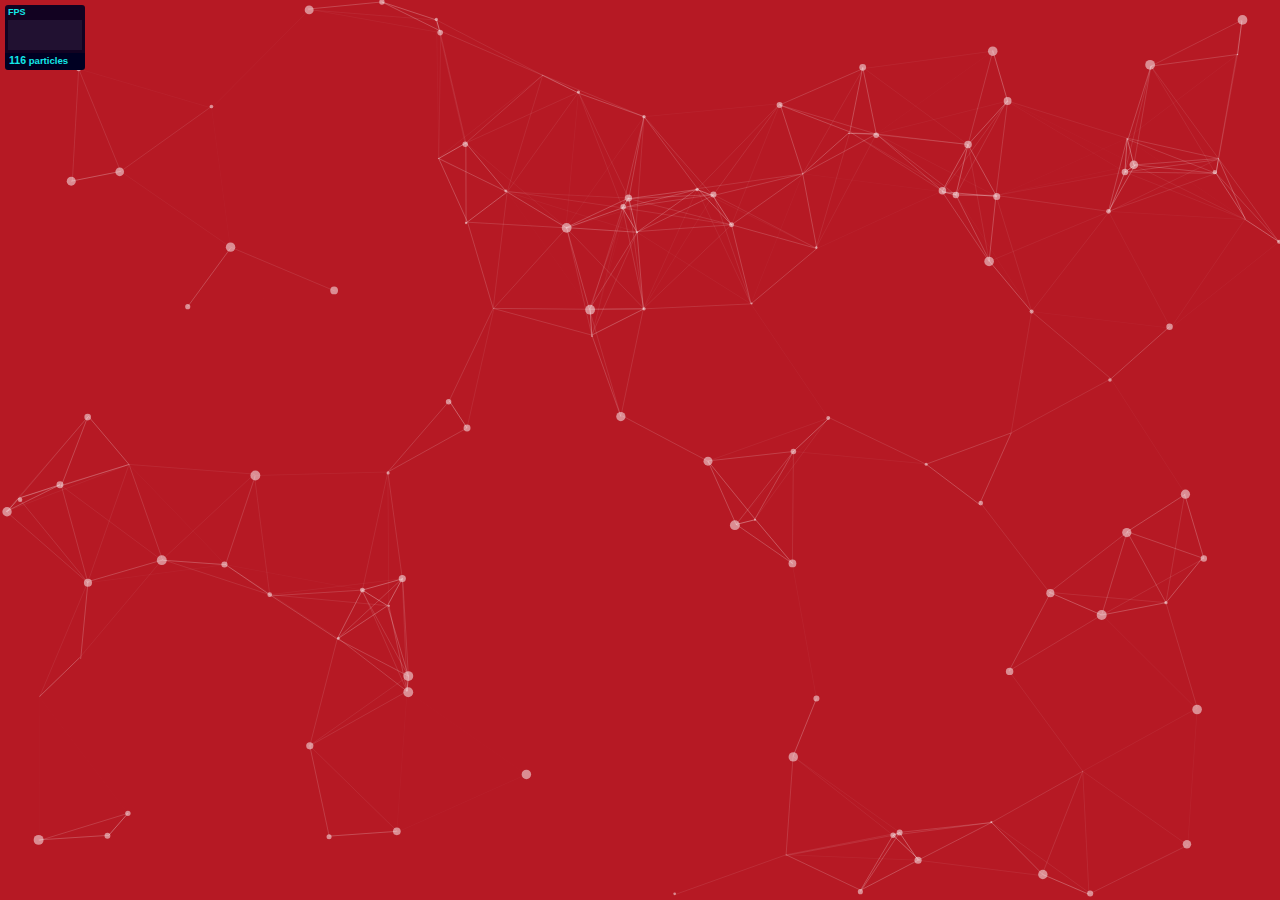
<file: js/particles.js-master/demo/index.html>
<!DOCTYPE html>
<html lang="en">
<head>
  <meta charset="utf-8">
  <title>particles.js</title>
  <meta name="description" content="particles.js is a lightweight JavaScript library for creating particles.">
  <meta name="author" content="Vincent Garreau" />
  <meta name="viewport" content="width=device-width, initial-scale=1.0, minimum-scale=1.0, maximum-scale=1.0, user-scalable=no">
  <link rel="stylesheet" media="screen" href="css/style.css">
</head>
<body>

<!-- count particles -->
<div class="count-particles">
  <span class="js-count-particles">--</span> particles
</div>

<!-- particles.js container -->
<div id="particles-js"></div>

<!-- scripts -->
<script src="../particles.js"></script>
<script src="js/app.js"></script>

<!-- stats.js -->
<script src="js/lib/stats.js"></script>
<script>
  var count_particles, stats, update;
  stats = new Stats;
  stats.setMode(0);
  stats.domElement.style.position = 'absolute';
  stats.domElement.style.left = '0px';
  stats.domElement.style.top = '0px';
  document.body.appendChild(stats.domElement);
  count_particles = document.querySelector('.js-count-particles');
  update = function() {
    stats.begin();
    stats.end();
    if (window.pJSDom[0].pJS.particles && window.pJSDom[0].pJS.particles.array) {
      count_particles.innerText = window.pJSDom[0].pJS.particles.array.length;
    }
    requestAnimationFrame(update);
  };
  requestAnimationFrame(update);
</script>

</body>
</html>
</file>
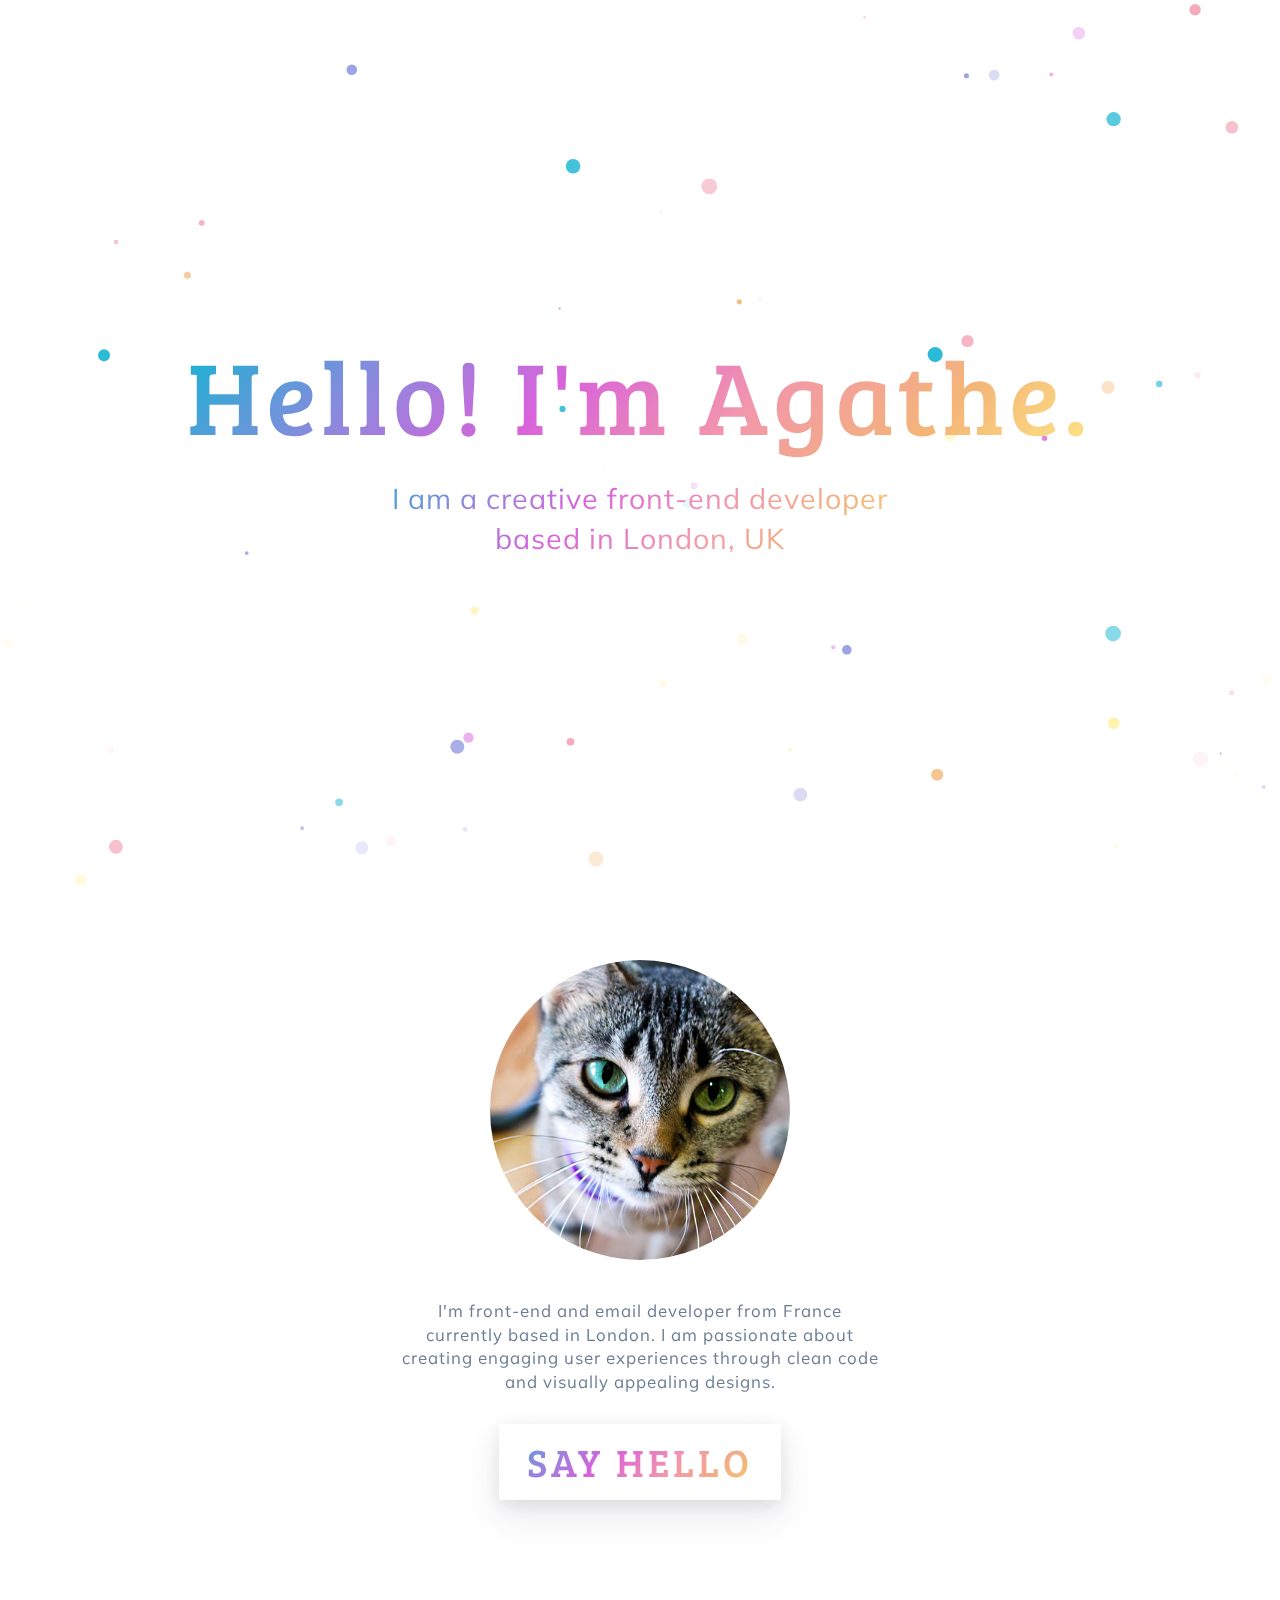
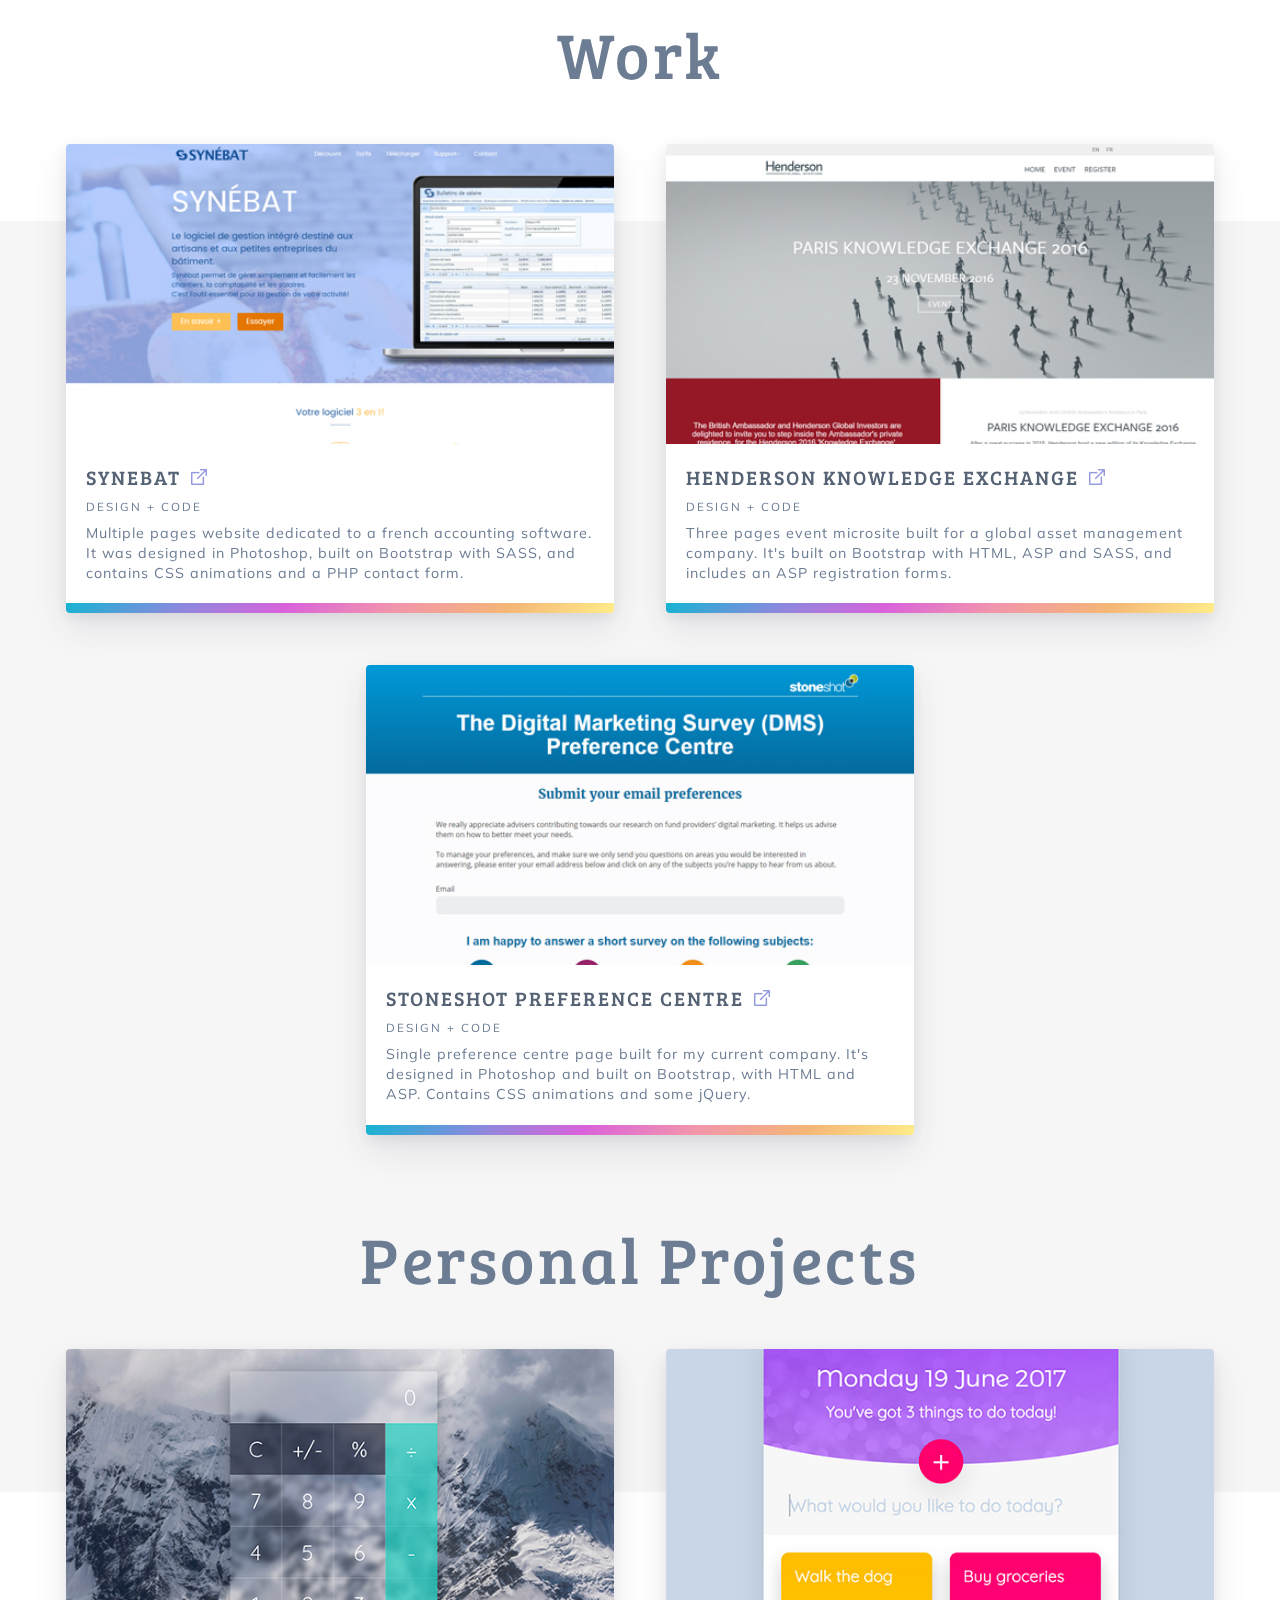
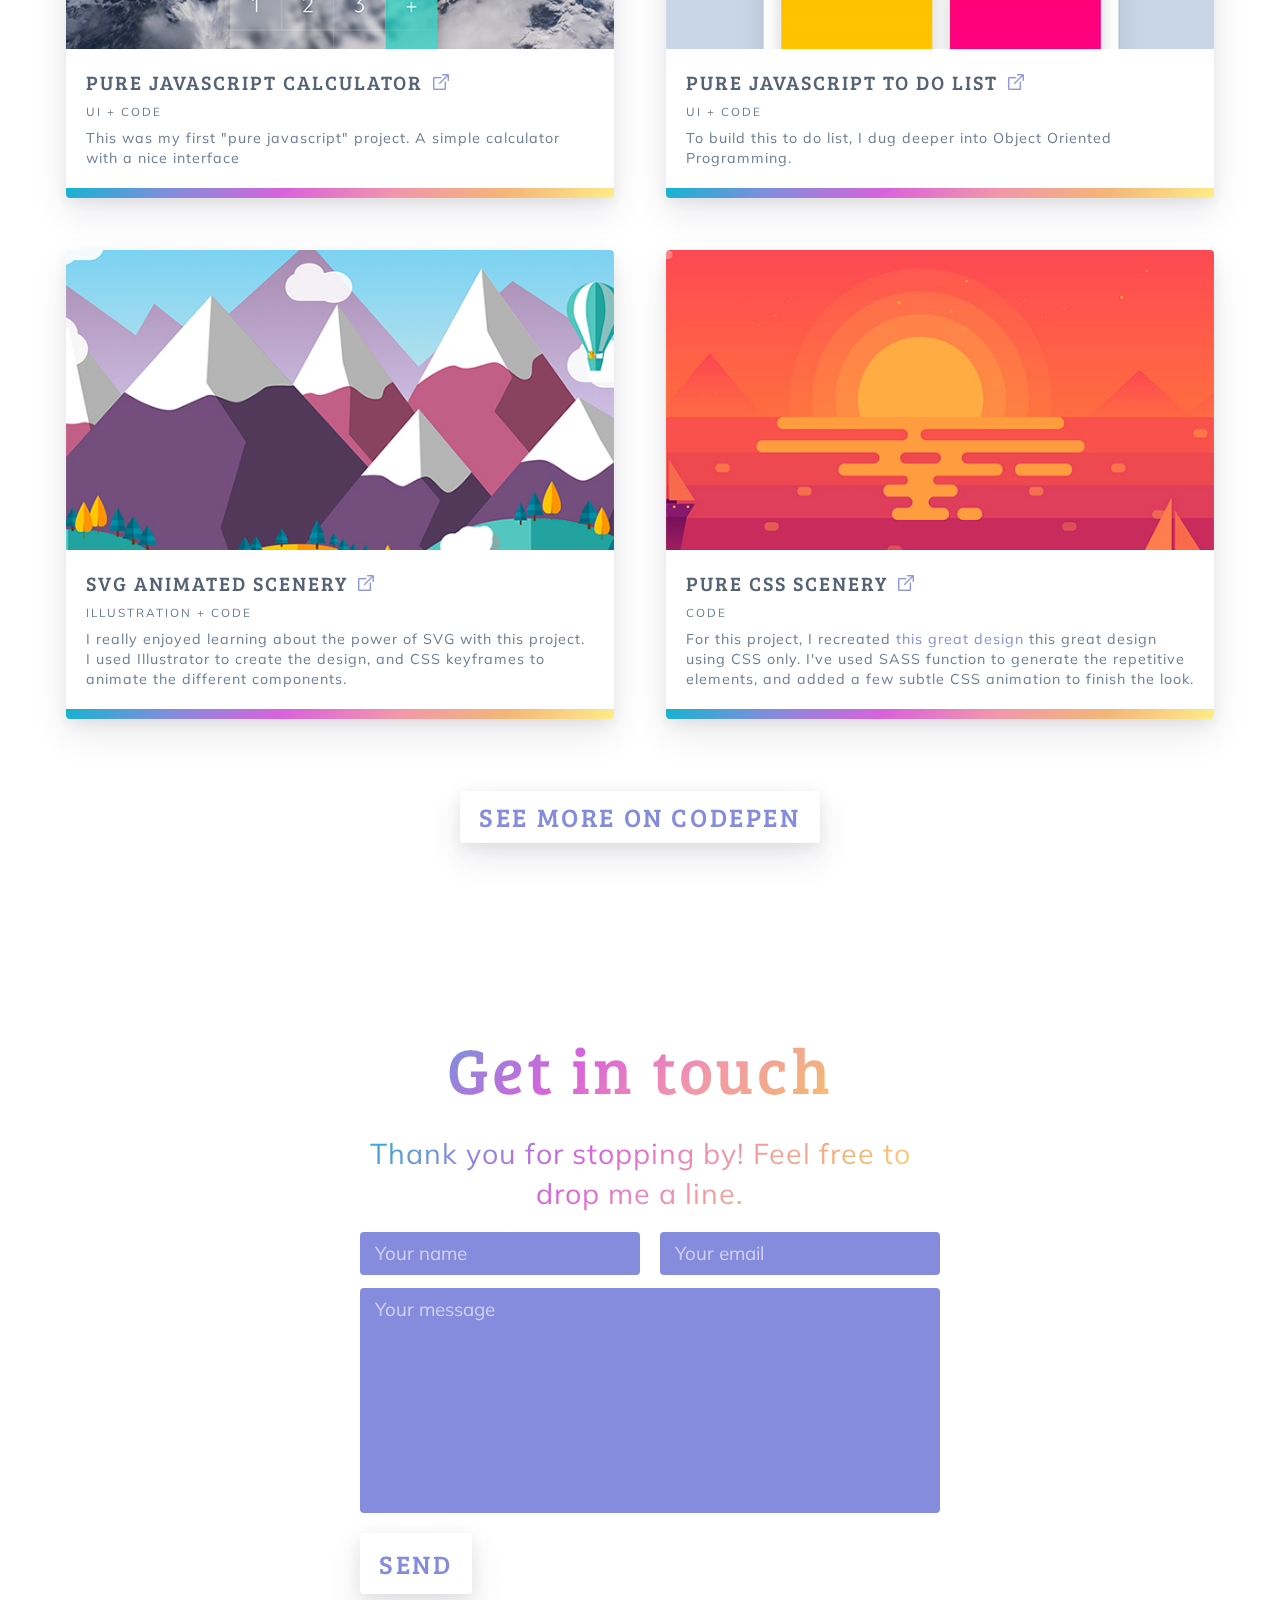
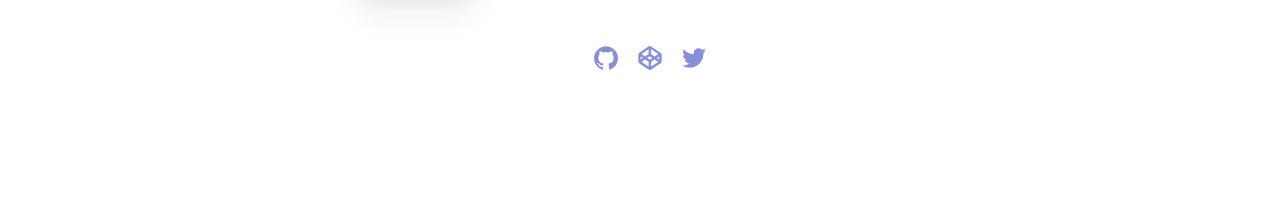
<file: home.html>
<!DOCTYPE html>
<html lang="en">
<head>
  <meta charset="utf-8">
  <title>Agathe Cocco - Front End Developer</title>
  <meta name="author" content="Agathe Cocco">
  <meta name="description" content="Agathe Cocco - Front-end Developer - London, UK">
  <link rel="icon" href="img/favicon2.ico" type="image/x-icon">
  <meta name="viewport" content="width=device-width, initial-scale=1">
  <link rel="stylesheet" href="css/normalize.css">
  <link rel="stylesheet" href="css/styles.css">
</head>
<body>
  <main>
  <div class="flex-ie">
    <header class="hero" id="intro">
    <canvas></canvas>
      <div class="container">
        <h1>Hello! I'm Agathe.</h1>
        <p>I am a creative front-end developer <br>based in London, UK</p>
      </div>
    </header></div>
    <section class="section--about" id="about">
      <div class="container container--about">
        <div class="about--image"></div>
        <div class="about--intro">
          <!-- <h2>About me</h2> -->
          <p>I'm front-end and email developer from France currently based in London. I am passionate about creating engaging user experiences through clean code and visually appealing designs. <!-- I'm always experimenting with code and design to try to push my skills to a new level. --></p>
          <a class="btn btn-gradient" href="mailto:hello@agathecocco.com">Say hello</a></div>
        </div>
      </section>
      <section class="section--work" id="work">
        <div class="container">
          <h2>Work</h2>
          <div class="container--work">
            <div class="work--item">
            <div class="work--item_image"><img src="img/synebat.jpg" alt=""/></div>
              <div class="text">
                <a target="_blank" href="http://www.synebat.com/"><h3>Synebat</h3></a>
                <h4>Design + Code</h4>
                <p>Multiple pages website dedicated to a french accounting software. It was designed in Photoshop, built on Bootstrap with SASS, and contains CSS animations and a PHP contact form.</p>
              </div>
            </div>
            <div class="work--item">
              <div class="work--item_image"><img src="img/henderson.jpg" alt=""/></div>
              <div class="text">
                  <a target="_blank" href="http://www.parisknowledgeexchange.com/en/"><h3>Henderson Knowledge Exchange</h3></a>
                <h4>Design + Code</h4>
                <p>Three pages event microsite built for a global asset management company. It's built on Bootstrap with HTML, ASP and SASS, and includes an ASP registration forms.</p>
              </div>
            </div>
            <div class="work--item">
             <div class="work--item_image"><img src="img/stoneshot.jpg" alt=""/></div>
             <div class="text">
                 <a href="http://www.stoneshot.com/e/stoneshot/DMSPrefCentre/pref-centre.asp"><h3>StoneShot preference centre</h3></a>
              <h4>Design + Code</h4>
              <p>Single preference centre page built for my current company. It's designed in Photoshop and built on Bootstrap, with HTML and ASP. Contains CSS animations and some jQuery.</p>
            </div>
          </div>
   <!--        <div class="work--item">
            <div class="work--item_image"><img src="img/oils.jpg" alt=""/></div>
            <div class="text">
              <h3>Essential oils company demo page</h3>
              <h4>Design + Code</h4>
              <p>Single demo page for a virtual essential oils company. It's a personal project and was also my first Github repository. It's built on Bootstrap with SASS and jQuery.</p>
            </div>
          </div> -->
        </div>
        <h2>Personal Projects</h2>
          <div class="container--work">
            <div class="work--item">
              <div class="work--item_image"><img src="img/js-calc.jpg" alt=""/></div>
              <div class="text">
                <a href="/js-calculator/"><h3>Pure Javascript Calculator</h3></a>
                <h4>UI + Code</h4>
                <p>This was my first "pure javascript" project. A simple calculator with a nice interface</p>
              </div>
            </div>
            <div class="work--item">
              <div class="work--item_image"><img src="img/js-todo.jpg" alt=""/></div>
              <div class="text">
                <a href="/js-todo/"><h3>Pure JavaScript to do list</h3> </a>
                <h4>UI + Code</h4>
                <p>To build this to do list, I dug deeper into Object Oriented Programming.</p>
              </div>
            </div>
            <div class="work--item">
              <div class="work--item_image"><img src="img/svg-scenery.jpg" alt=""/></div>
              <div class="text">
                   <a target="_blank" href="/animated-svg-scenery/"><h3>SVG animated scenery</h3> </a>
                <h4>Illustration + Code</h4>
                <p> I really enjoyed learning about the power of SVG with this project. I used Illustrator to create the design, and CSS keyframes to animate the different components.</p>
              </div>
            </div>
            <div class="work--item">
              <div class="work--item_image"><img src="img/css-scenery.jpg" alt=""/></div>
              <div class="text">
                <a href="/css-scenery"><h3>Pure CSS scenery</h3></a>
                <h4>Code</h4>
                <p>For this project, I recreated <a href="https://dribbble.com/shots/2313479-shenzhenwan-sea" target="_blank">this great design</a> this great design using CSS only. I've used SASS function to generate the repetitive elements, and added a few subtle CSS animation to finish the look.</p>
              </div>
            </div>
      </div>
      <a class="btn" href="https://codepen.io/agathaco/">See more on CodePen</a>
    </section>
    <div class="flex-ie">
    <section  class="section--contact" id="contact">
      <div class="container">
        <h2>Get in touch</h2>
        <p>Thank you for stopping by! Feel free to drop me a line.</p>
        <!--<a class="btn" href="mailto:hello@agathecocco.com">hello@agathecocco.com</a>-->
        <form id="contactform" method="POST" data-parsley-validate action="https://formspree.io/hello@agathecocco.com">
          <div class="row uniform">
            <div class="input_small">
              <input type="text" name="name" value="" required="" placeholder="Your name" data-parsley-error-message="Please enter your name." />
            </div>
            <div class="input_small">
              <input type="email" name="_replyto" parsley-type="email" required=""value="" placeholder="Your email" data-parsley-error-message="Please enter your email." />
            </div>
            <div class="input_large">
              <textarea name="message" required placeholder="Your message" rows="6" data-parsley-error-message="Please type your message."></textarea>
            </div>
            <div class="send">
            <div class="submit--button">
              <input type="submit" id="send" value="Send" class="special" />
              <input type="text" name="_gotcha" style="display:none" />
            </div>
          
        </form>
        <div class="social">
          <a class="icon github" href="https://github.com/agathaco">View my Github account</a>
          <a class="icon codepen" href="https://codepen.io/agathaco/">View my CodePen account</a>
          <!-- <a class="icon instagram" href="https://github.com/agathaco">View my Instagram account</a> -->
          <a class="icon twitter" href="https://twitter.com/agathacco">View my Twitter account</a>
        </div>
      </div>

    </section>
    </div>
  </main>
  <div id="myModal" class="modal">
    <div class="modal-box">
      <div class="modal-content">
        <span class="close">x</span>
        <p>Thanks for your message.<br>I'll be in touch shortly.</p>
      </div>
    </div>
  </div>

<!--   <button class="hamburger toggle-overlay hamburger--spin" type="button">
    <div class="hamburger-box">
      <div class="hamburger-box-inner"><span class="hamburger-inner"></span> </div>
    </div>
  </button> -->
<!--   <aside>
    <nav>
      <ul>
        <li><a href="#intro">Home</a></li>
        <li><a href="#about">About</a></li>
        <li><a href="#skills">Skills</a></li>
        <li><a href="#work">Work</a></li>
        <li><a href="#contact">Contact</a></li>
      </ul>
    </nav>
  </aside> -->
  <script src="https://cdnjs.cloudflare.com/ajax/libs/jquery/3.2.1/jquery.js"></script> 
  <script type="text/javascript" src="js/smooth-scrolling.js"></script>
  <script type="text/javascript" src="js/jquery.smooth-scroll.js"></script> 
  <script type="text/javascript" src="js/flexibility.js"></script> 
  <script type="text/javascript" src="js/parsley.js"></script> 
  <script type="text/javascript" src="js/main.js"></script> 
 <script>
  (function(i,s,o,g,r,a,m){i['GoogleAnalyticsObject']=r;i[r]=i[r]||function(){
    (i[r].q=i[r].q||[]).push(arguments)},i[r].l=1*new Date();a=s.createElement(o),
    m=s.getElementsByTagName(o)[0];a.async=1;a.src=g;m.parentNode.insertBefore(a,m)
  })(window,document,'script','https://www.google-analytics.com/analytics.js','ga');

  ga('create', 'UA-82491357-1', 'auto');
  ga('send', 'pageview');
</script>
</body>
</html>
</file>
<file: css/styles.css>
/*
===========================
Fonts
===========================
*/
@import url(https://fonts.googleapis.com/css?family=Muli:400,300);
@import url(https://fonts.googleapis.com/css?family=Bree+Serif);
/*
===========================
Colours & Fonts
===========================
*/
/*
===========================
Mixins 
===========================


// @import "bourbon/bourbon";

===========================
Styles
===========================
*/
* {
  -webkit-box-sizing: border-box;
  box-sizing: border-box;
  font-weight: 400;
  margin: 0;
  padding: 0; }

html, body, div, span, p, a, del, em, img, ol, ul, li, fieldset, form, label {
  margin: 0;
  padding: 0;
  border: 0;
  font-size: 100%;
  font: inherit;
  vertical-align: baseline; }

article, aside, details, figcaption, figure,
footer, header, hgroup, menu, nav, section {
  display: block; }

html, body {
  width: 100%;
  min-height: 100%;
  padding: 0;
  margin: 0;
  overflow-x: hidden; }

body {
  color: #858CDD;
  height: 100%;
  width: 100%;
  overflow-y: hidden;
  line-height: 1;
  font-size: 13px;
  letter-spacing: 1px;
  font-family: "Muli", Helvetica, Arial, sans-serif;
  font-weight: 300; }

p {
  font-size: 1.3em;
  line-height: 1.4; }

h1, h2, h3 {
  font-family: "Bree Serif", sans-serif;
  letter-spacing: 0.05em; }

h1 {
  font-size: 8em; }

h2 {
  font-size: 5em;
  margin-bottom: 2rem;
  margin-top: 0; }

img {
  max-width: 100%; }

a, a:-webkit-any-link {
  text-decoration: none; }

::-moz-selection {
  background: #858CDD;
  color: #FFED89; }

::selection {
  background: #858CDD;
  color: #FFED89; }

a.btn, input[type="submit"] {
  display: inline-block;
  opacity: 1;
  padding: .5em 0.75em;
  position: relative;
  z-index: 1;
  margin-top: 0.75em;
  text-align: center;
  font-size: 3em;
  text-transform: uppercase;
  letter-spacing: 0.1em;
  text-decoration: none;
  -webkit-transition: all 0.25s ease;
  -o-transition: all 0.25s ease;
  transition: all 0.25s ease;
  font-family: "Bree Serif", sans-serif;
  color: #ffffff;
  border-radius: 4px;
  color: #858CDD;
  background-color: #fff;
  -webkit-box-shadow: 0 15px 35px rgba(50, 50, 93, 0.1), 0 5px 15px rgba(0, 0, 0, 0.07);
          box-shadow: 0 15px 35px rgba(50, 50, 93, 0.1), 0 5px 15px rgba(0, 0, 0, 0.07); }
  a.btn:hover, input[type="submit"]:hover {
    -webkit-transform: translateY(0.125em);
        -ms-transform: translateY(0.125em);
            transform: translateY(0.125em); }
  a.btn.btn-gradient, input[type="submit"].btn-gradient {
    background-image: -webkit-linear-gradient(135deg, #FFED89 0%, #F4B677 20%, #F296AB 40%, #D962DB 60%, #858CDD 80%, #14B4D1 100%);
    background-image: -o-linear-gradient(135deg, #FFED89 0%, #F4B677 20%, #F296AB 40%, #D962DB 60%, #858CDD 80%, #14B4D1 100%);
    background-image: linear-gradient(-45deg, #FFED89 0%, #F4B677 20%, #F296AB 40%, #D962DB 60%, #858CDD 80%, #14B4D1 100%);
    -webkit-background-clip: text;
    background-clip: text;
    -webkit-text-fill-color: transparent; }

canvas {
  position: fixed;
  top: 0;
  left: 0;
  z-index: 99;
  z-index: 1; }

section {
  width: 100%;
  position: relative;
  z-index: 2; }

.flex-ie {
  display: -webkit-box;
  display: -ms-flexbox;
  display: flex;
  -webkit-box-orient: horizontal;
  -webkit-box-direction: normal;
      -ms-flex-direction: row;
          flex-direction: row; }

.container {
  margin: 0 auto;
  position: relative;
  padding: 60px 40px; }

.hero, .section--contact {
  color: white;
  display: -webkit-box;
  display: -ms-flexbox;
  display: flex;
  -webkit-box-pack: center;
      -ms-flex-pack: center;
          justify-content: center;
  -webkit-box-align: center;
      -ms-flex-align: center;
          align-items: center;
  text-align: center;
  min-height: 100vh;
  width: 100%;
  overflow: hidden;
  position: relative; }
  .hero .container, .section--contact .container {
    margin: 0; }
  .hero p, .section--contact p {
    font-size: 2.2em;
    max-width: 600px;
    margin: 0 auto;
    z-index: 99;
    position: relative;
    background-image: -webkit-linear-gradient(135deg, #FFED89 0%, #F4B677 20%, #F296AB 40%, #D962DB 60%, #858CDD 80%, #14B4D1 100%);
    background-image: -o-linear-gradient(135deg, #FFED89 0%, #F4B677 20%, #F296AB 40%, #D962DB 60%, #858CDD 80%, #14B4D1 100%);
    background-image: linear-gradient(-45deg, #FFED89 0%, #F4B677 20%, #F296AB 40%, #D962DB 60%, #858CDD 80%, #14B4D1 100%);
    -webkit-background-clip: text;
    -webkit-text-fill-color: transparent; }
  .hero h1, .section--contact h1 {
    line-height: 1;
    padding-bottom: 0.3em;
    margin: 0;
    z-index: 99;
    position: relative;
    background-image: -webkit-linear-gradient(135deg, #FFED89 0%, #F4B677 20%, #F296AB 40%, #D962DB 60%, #858CDD 80%, #14B4D1 100%);
    background-image: -o-linear-gradient(135deg, #FFED89 0%, #F4B677 20%, #F296AB 40%, #D962DB 60%, #858CDD 80%, #14B4D1 100%);
    background-image: linear-gradient(-45deg, #FFED89 0%, #F4B677 20%, #F296AB 40%, #D962DB 60%, #858CDD 80%, #14B4D1 100%);
    -webkit-background-clip: text;
    -webkit-text-fill-color: transparent; }

.section--about {
  /* Permalink - use to edit and share this gradient: http://colorzilla.com/gradient-editor/#ffffff+0,ffffff+100&0+0,1+100 */
  /* FF3.6-15 */
  background: -webkit-linear-gradient(top, rgba(255, 255, 255, 0) 0%, white 100%);
  /* Chrome10-25,Safari5.1-6 */
  background: -webkit-gradient(linear, left top, left bottom, from(rgba(255, 255, 255, 0)), to(white));
  background: -o-linear-gradient(top, rgba(255, 255, 255, 0) 0%, white 100%);
  background: linear-gradient(to bottom, rgba(255, 255, 255, 0) 0%, white 100%);
  /* W3C, IE10+, FF16+, Chrome26+, Opera12+, Safari7+ */
  filter: progid:DXImageTransform.Microsoft.gradient( startColorstr='#00ffffff', endColorstr='#ffffff',GradientType=0 );
  /* IE6-9 */
  color: #6b7c93; }
  .section--about .container--about {
    max-width: 560px;
    margin: 0 auto; }
  .section--about .about--image {
    -webkit-box-flex: 1;
        -ms-flex: 1;
            flex: 1;
    background: url("../img/profile.jpg") center center no-repeat;
    background-size: cover;
    height: 300px;
    width: 300px;
    border-radius: 100%;
    margin: 0 auto;
    margin-bottom: 3em; }
  .section--about .about--intro {
    text-align: center; }
    .section--about .about--intro h2 {
      margin-top: 0.5em; }

.section--work {
  background-color: #fff;
  color: #6b7c93;
  text-align: center; }
  .section--work:before {
    content: '';
    background-color: #f6f6f6;
    width: 100vw;
    height: 50%;
    position: absolute;
    top: 20em;
    left: 0;
    z-index: -1; }
  .section--work .container--work {
    display: -webkit-box;
    display: -ms-flexbox;
    display: flex;
    -ms-flex-wrap: wrap;
        flex-wrap: wrap;
    -webkit-box-pack: center;
        -ms-flex-pack: center;
            justify-content: center;
    padding-bottom: 5em; }
    .section--work .container--work:nth-of-type(2) {
      padding-bottom: 2em; }
  .section--work .work--item {
    width: calc(50% - 4em);
    margin: 2em;
    z-index: 99;
    position: relative;
    overflow: hidden;
    background-color: #fff;
    border-radius: 4px;
    -webkit-box-shadow: 0 15px 35px rgba(50, 50, 93, 0.1), 0 5px 15px rgba(0, 0, 0, 0.07);
            box-shadow: 0 15px 35px rgba(50, 50, 93, 0.1), 0 5px 15px rgba(0, 0, 0, 0.07);
    -webkit-transition: all 0.25s ease;
    -o-transition: all 0.25s ease;
    transition: all 0.25s ease;
    text-decoration: none;
    -webkit-backface-visibility: hidden;
            backface-visibility: hidden; }
    .section--work .work--item:after {
      content: '';
      position: absolute;
      bottom: 0;
      width: 100%;
      height: 10px;
      display: block;
      background-image: -webkit-linear-gradient(135deg, #FFED89 0%, #F4B677 20%, #F296AB 40%, #D962DB 60%, #858CDD 80%, #14B4D1 100%);
      background-image: -o-linear-gradient(135deg, #FFED89 0%, #F4B677 20%, #F296AB 40%, #D962DB 60%, #858CDD 80%, #14B4D1 100%);
      background-image: linear-gradient(-45deg, #FFED89 0%, #F4B677 20%, #F296AB 40%, #D962DB 60%, #858CDD 80%, #14B4D1 100%); }
    .section--work .work--item:hover {
      -webkit-transform: translateY(0.2em);
          -ms-transform: translateY(0.2em);
              transform: translateY(0.2em); }
    .section--work .work--item:focus {
      outline: 0;
      border: none; }
    .section--work .work--item .work--item_image {
      height: 300px; }
      .section--work .work--item .work--item_image img {
        -o-object-fit: cover;
        object-fit: cover;
        -o-object-position: 50% 0;
           object-position: 50% 0;
        width: 100%;
        height: 100%; }
    .section--work .work--item .text {
      padding: 20px 20px 30px 20px;
      text-align: left;
      color: #6b7c93;
      -webkit-backface-visibility: hidden;
              backface-visibility: hidden; }
    .section--work .work--item h3 {
      font-size: 1.5em;
      color: #566375;
      font-family: "Bree Serif", sans-serif;
      margin-bottom: 0.5em;
      text-transform: uppercase;
      line-height: 1.4;
      letter-spacing: 2px;
      text-decoration: none; }
      .section--work .work--item h3:after {
        content: url(../img/link.png);
        display: inline-block;
        margin-left: 0.5em; }
    .section--work .work--item h4 {
      font-size: 0.9em;
      padding-bottom: 0.9em;
      letter-spacing: 2px;
      text-transform: uppercase; }
    .section--work .work--item p {
      font-size: 1.1em; }
    .section--work .work--item a, .section--work .work--item a:hover, .section--work .work--item a:focus, .section--work .work--item a:active {
      color: #858CDD; }
  .section--work a.btn {
    font-size: 2em;
    -webkit-box-shadow: none;
            box-shadow: none;
    -webkit-box-shadow: 0 15px 35px rgba(50, 50, 93, 0.1), 0 5px 15px rgba(0, 0, 0, 0.07);
            box-shadow: 0 15px 35px rgba(50, 50, 93, 0.1), 0 5px 15px rgba(0, 0, 0, 0.07); }

@media screen and (max-width: 800px) {
  .section--work .container--work {
    display: block; }

  .section--work .work--item {
    width: 100%;
    margin: 0;
    margin-bottom: 2em; } }
.section--contact {
  /* Permalink - use to edit and share this gradient: http://colorzilla.com/gradient-editor/#ffffff+0,ffffff+100&1+0,0+100 */
  /* FF3.6-15 */
  background: -webkit-linear-gradient(top, white 0%, rgba(255, 255, 255, 0) 100%);
  /* Chrome10-25,Safari5.1-6 */
  background: -webkit-gradient(linear, left top, left bottom, from(white), to(rgba(255, 255, 255, 0)));
  background: -o-linear-gradient(top, white 0%, rgba(255, 255, 255, 0) 100%);
  background: linear-gradient(to bottom, white 0%, rgba(255, 255, 255, 0) 100%);
  /* W3C, IE10+, FF16+, Chrome26+, Opera12+, Safari7+ */
  filter: progid:DXImageTransform.Microsoft.gradient( startColorstr='#ffffff', endColorstr='#00ffffff',GradientType=0 );
  /* IE6-9 */ }
  .section--contact h2 {
    background-image: -webkit-linear-gradient(135deg, #FFED89 0%, #F4B677 20%, #F296AB 40%, #D962DB 60%, #858CDD 80%, #14B4D1 100%);
    background-image: -o-linear-gradient(135deg, #FFED89 0%, #F4B677 20%, #F296AB 40%, #D962DB 60%, #858CDD 80%, #14B4D1 100%);
    background-image: linear-gradient(-45deg, #FFED89 0%, #F4B677 20%, #F296AB 40%, #D962DB 60%, #858CDD 80%, #14B4D1 100%);
    -webkit-background-clip: text;
    -webkit-text-fill-color: transparent; }
  .section--contact .social {
    margin-top: 4em;
    text-align: center; }
  .section--contact .social .icon {
    background-image: url("../img/social.png");
    width: 24px;
    height: 24px;
    display: inline-block;
    text-indent: -9999px;
    margin: 0 8px;
    -webkit-transition: all 0.25s ease;
    -o-transition: all 0.25s ease;
    transition: all 0.25s ease; }
    .section--contact .social .icon.github {
      background-position: -27px -1px; }
    .section--contact .social .icon.codepen {
      background-position: -1px -1px; }
    .section--contact .social .icon.twitter {
      background-position: -27px -27px; }
    .section--contact .social .icon.instagram {
      background-position: -1px -27px; }
    .section--contact .social .icon:hover {
      -webkit-transform: translateY(0.125em);
          -ms-transform: translateY(0.125em);
              transform: translateY(0.125em); }
  .section--contact form {
    max-width: 700px;
    margin: 0 auto; }
  .section--contact .row.uniform > * {
    padding: 1.5em 0 0 1.5em; }
  .section--contact .row.uniform > * > :last-child {
    margin-bottom: 0; }
  .section--contact .row.uniform > * > :first-child {
    margin-top: 0; }
  .section--contact .send {
    text-align: left; }
  .section--contact textarea {
    padding: 0.75em 1em;
    resize: none;
    height: 25vh; }
  .section--contact input[type="text"], .section--contact input[type="email"], .section--contact select, .section--contact textarea {
    -moz-appearance: none;
    -webkit-appearance: none;
    -ms-appearance: none;
    appearance: none;
    background: #858CDD;
    border: none;
    color: inherit;
    display: block;
    outline: 0;
    text-decoration: none;
    width: 100%;
    margin-bottom: 1em;
    font-size: 1.2em;
    border-radius: 4px; }
  .section--contact input[type="submit"] {
    border: none;
    outline: 0;
    margin: 0;
    font-size: 2em; }
  .section--contact .input_small {
    width: 50%;
    clear: none;
    margin-left: 0;
    float: left;
    margin-bottom: 1em; }
  .section--contact input[type="text"], .section--contact input[type="email"], .section--contact select {
    height: 2.75em;
    padding: 0 1em; }
  .section--contact ::-webkit-input-placeholder {
    color: rgba(255, 255, 255, 0.6) !important;
    opacity: 1.0;
    font-size: 1.2em; }
  .section--contact :-moz-placeholder {
    color: rgba(255, 255, 255, 0.6) !important;
    opacity: 1.0;
    font-size: 1.2em; }
  .section--contact ::-moz-placeholder {
    color: rgba(255, 255, 255, 0.6) !important;
    opacity: 1.0;
    font-size: 1.2em; }
  .section--contact :-ms-input-placeholder {
    color: rgba(255, 255, 255, 0.6) !important;
    opacity: 1.0;
    font-size: 1.2em; }
  .section--contact .parsley-custom-error-message {
    text-align: left;
    font-size: 1.1em;
    list-style: none;
    color: #D962DB; }
  .section--contact input:-webkit-autofill,
  .section--contact input:-webkit-autofill:hover,
  .section--contact input:-webkit-autofill:focus,
  .section--contact input:-webkit-autofill:active {
    -webkit-transition: all 5000s ease-in-out 0s;
    -o-transition: all 5000s ease-in-out 0s;
    transition: all 5000s ease-in-out 0s;
    color: #ffffff;
    -webkit-box-shadow: 0 0 0 1000px white inset !important; }
  @media screen and (max-width: 599px) {
    .section--contact .input_small {
      width: 100%;
      float: none;
      clear: both; }
    .section--contact .row.uniform .input_small, .section--contact .row.uniform .input_large {
      padding: 0.5em 0 0 0; }
    .section--contact .row.uniform .send {
      padding: 1.5em 0 0 0; }
    .section--contact .row.uniform {
      padding: 1.5em 0 0 0; } }

@media screen and (min-width: 1399px) {
  .container {
    width: 1200px; } }
@media screen and (max-width: 1199px) {
  section .container {
    padding: 40px; } }
@media screen and (max-width: 991px) {
  #about .btn-container {
    margin: 0 auto; }

  p {
    font-size: 1.3em; } }
@media screen and (min-width: 600px) and (max-width: 991px) {
  h1 {
    font-size: 8em; } }
@media screen and (max-width: 599px) {
  h1 {
    font-size: 6em; }

  h2 {
    font-size: 4em; }

  section .container {
    padding: 30px; }

  .hero p, .section--contact p {
    font-size: 1.5em; } }
@media screen and (max-width: 379px) {
  h1 {
    font-size: 3em; }

  h2 {
    font-size: 3em; }

  .section--about .about--image {
    height: 200px;
    width: 200px; }
  .section--about a.btn {
    font-size: 2em; }

  .hero, .section--contact, .section--contact {
    border: none;
    min-height: 100%; }
    .hero input[type="submit"], .section--contact input[type="submit"], .hero a.btn, .section--contact a.btn, .section--contact input[type="submit"], .section--contact a.btn {
      font-size: 2em; } }
/*
===========================
Menu
===========================
*/
main {
  max-width: 100%; }

aside {
  position: fixed;
  width: 100%;
  height: 100%;
  top: 0;
  left: 0;
  background: #F296AB;
  opacity: 0;
  visibility: hidden;
  -webkit-transition: all .5s ease;
  -o-transition: all .5s ease;
  transition: all .5s ease;
  z-index: 2; }

.open {
  opacity: 1;
  visibility: visible; }

/*
===========================
FORM
===========================
*/
/*
===========================
MODAL
===========================
*/
.modal-content {
  background-color: #fff;
  padding: 40px;
  max-width: 350px;
  margin: 0 auto;
  text-align: center;
  position: relative;
  -webkit-box-shadow: 5px 5px 30px 0px rgba(0, 0, 0, 0.25);
  box-shadow: 5px 5px 30px 0px rgba(0, 0, 0, 0.25); }

.modal-box {
  display: table-cell;
  vertical-align: middle; }

.modal {
  display: none;
  /* Hidden by default */
  position: fixed;
  /* Stay in place */
  z-index: 9999;
  /* Sit on top */
  left: 0;
  top: 0;
  width: 100%;
  /* Full width */
  height: 100%;
  /* Full height */
  overflow: auto;
  /* Enable scroll if needed */
  background-color: black;
  /* Fallback color */
  background-color: rgba(0, 0, 0, 0.4);
  /* Black w/ opacity */ }

.close {
  color: #ddd;
  float: right;
  font-size: 20px;
  font-weight: bold;
  position: absolute;
  top: 20px;
  right: 20px; }

.close:hover,
.close:focus {
  color: #c4c4c4;
  text-decoration: none;
  cursor: pointer; }
</file>
<file: js/particles.js-master/demo/css/style.css>
/* =============================================================================
   HTML5 CSS Reset Minified - Eric Meyer
   ========================================================================== */

html,body,div,span,object,iframe,h1,h2,h3,h4,h5,h6,p,blockquote,pre,abbr,address,cite,code,del,dfn,em,img,ins,kbd,q,samp,small,strong,sub,sup,var,b,i,dl,dt,dd,ol,ul,li,fieldset,form,label,legend,table,caption,tbody,tfoot,thead,tr,th,td,article,aside,canvas,details,figcaption,figure,footer,header,hgroup,menu,nav,section,summary,time,mark,audio,video{margin:0;padding:0;border:0;outline:0;font-size:100%;vertical-align:baseline;background:transparent}
body{line-height:1}
article,aside,details,figcaption,figure,footer,header,hgroup,menu,nav,section{display:block}
nav ul{list-style:none}
blockquote,q{quotes:none}
blockquote:before,blockquote:after,q:before,q:after{content:none}
a{margin:0;padding:0;font-size:100%;vertical-align:baseline;background:transparent;text-decoration:none}
mark{background-color:#ff9;color:#000;font-style:italic;font-weight:bold}
del{text-decoration:line-through}
abbr[title],dfn[title]{border-bottom:1px dotted;cursor:help}
table{border-collapse:collapse;border-spacing:0}
hr{display:block;height:1px;border:0;border-top:1px solid #ccc;margin:1em 0;padding:0}
input,select{vertical-align:middle}
li{list-style:none}


/* =============================================================================
   My CSS
   ========================================================================== */

/* ---- base ---- */

html,body{ 
	width:100%;
	height:100%;
	background:#111;
}

html{
  -webkit-tap-highlight-color: rgba(0, 0, 0, 0);
}

body{
  font:normal 75% Arial, Helvetica, sans-serif;
}

canvas{
  display:block;
  vertical-align:bottom;
}


/* ---- stats.js ---- */

.count-particles{
  background: #000022;
  position: absolute;
  top: 48px;
  left: 0;
  width: 80px;
  color: #13E8E9;
  font-size: .8em;
  text-align: left;
  text-indent: 4px;
  line-height: 14px;
  padding-bottom: 2px;
  font-family: Helvetica, Arial, sans-serif;
  font-weight: bold;
}

.js-count-particles{
  font-size: 1.1em;
}

#stats,
.count-particles{
  -webkit-user-select: none;
  margin-top: 5px;
  margin-left: 5px;
}

#stats{
  border-radius: 3px 3px 0 0;
  overflow: hidden;
}

.count-particles{
  border-radius: 0 0 3px 3px;
}


/* ---- particles.js container ---- */

#particles-js{
  width: 100%;
  height: 100%;
  background-color: #b61924;
  background-image: url('');
  background-size: cover;
  background-position: 50% 50%;
  background-repeat: no-repeat;
}
</file>
